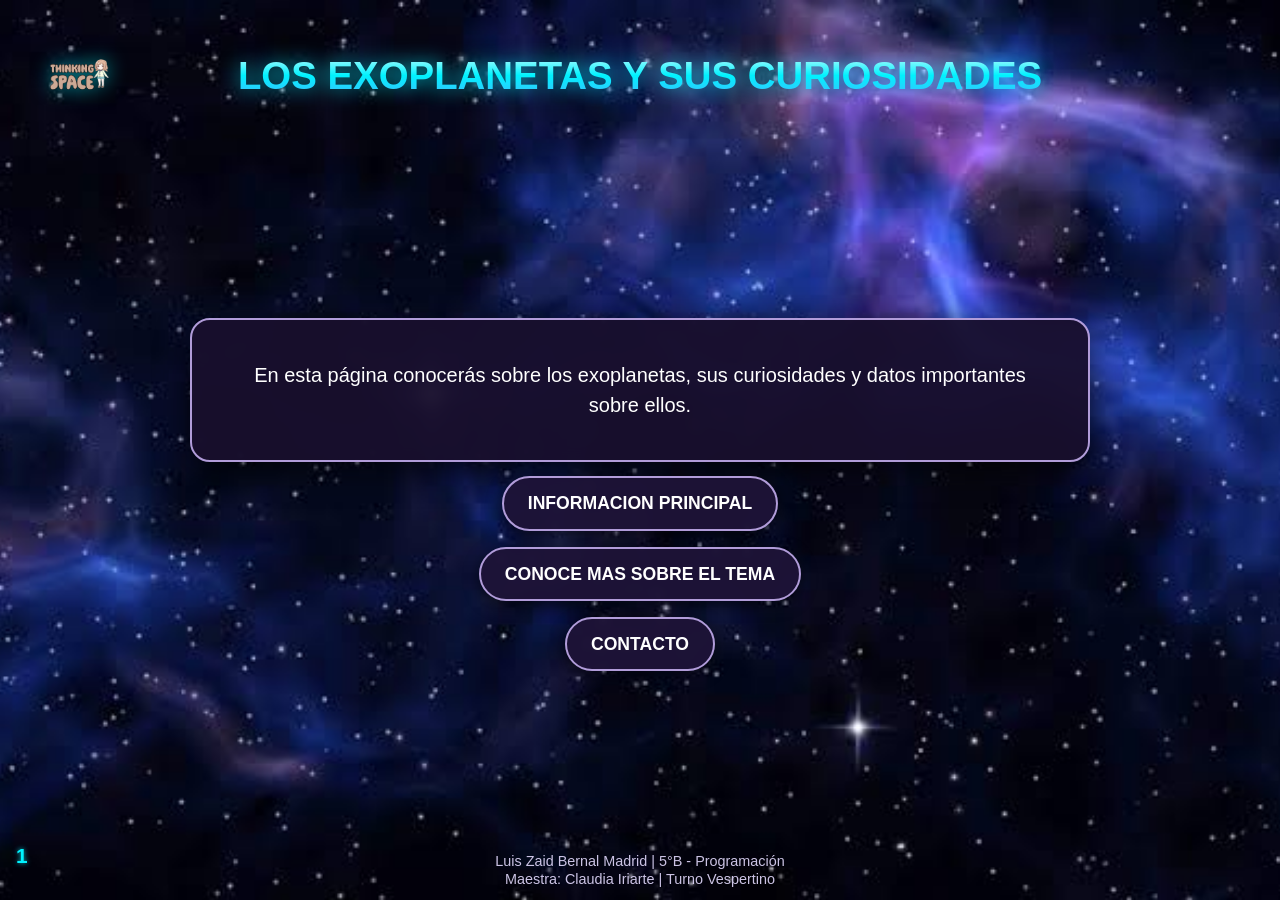
<file: index.html>
<!DOCTYPE html>
<html lang="es">
<head>
    <meta charset="UTF-8">
    <meta name="viewport" content="width=device-width, initial-scale=1.0">
    <title>Los Exoplanetas - Inicio</title>
    <link rel="stylesheet" href="mystyle.css">
</head>
<body id="pagina-exoplanetas">
    <header class="header-wireframe">
        <img src="THINKING.png" alt="Thinking Space Logo" class="logo-img">
        <h1 class="titulo-principal">LOS EXOPLANETAS Y SUS CURIOSIDADES</h1>
    </header>

    <main class="contenedor-principal">
        <div class="caja-informacion">
            <p style="text-align: center; margin-bottom: 0;">
                En esta página conocerás sobre los exoplanetas, sus curiosidades y datos importantes sobre ellos.
            </p>
        </div>

        <div style="display: flex; flex-direction: column; align-items: center; width: 100%; gap: 8px;">
            <a href="informacionprincipal.html" class="btn-navegacion">INFORMACION PRINCIPAL</a>
            <a href="conocemas.html" class="btn-navegacion">CONOCE MAS SOBRE EL TEMA</a>
            <a href="contacto.html" class="btn-navegacion">CONTACTO</a>
        </div>
    </main>

    <footer class="footer-wireframe">
        <span class="numero-pagina">1</span>
        <div class="creditos-footer">
            <p>Luis Zaid Bernal Madrid | 5°B - Programación</p>
            <p>Maestra: Claudia Iriarte | Turno Vespertino</p>
        </div>
    </footer>
</body>
</html>
</file>
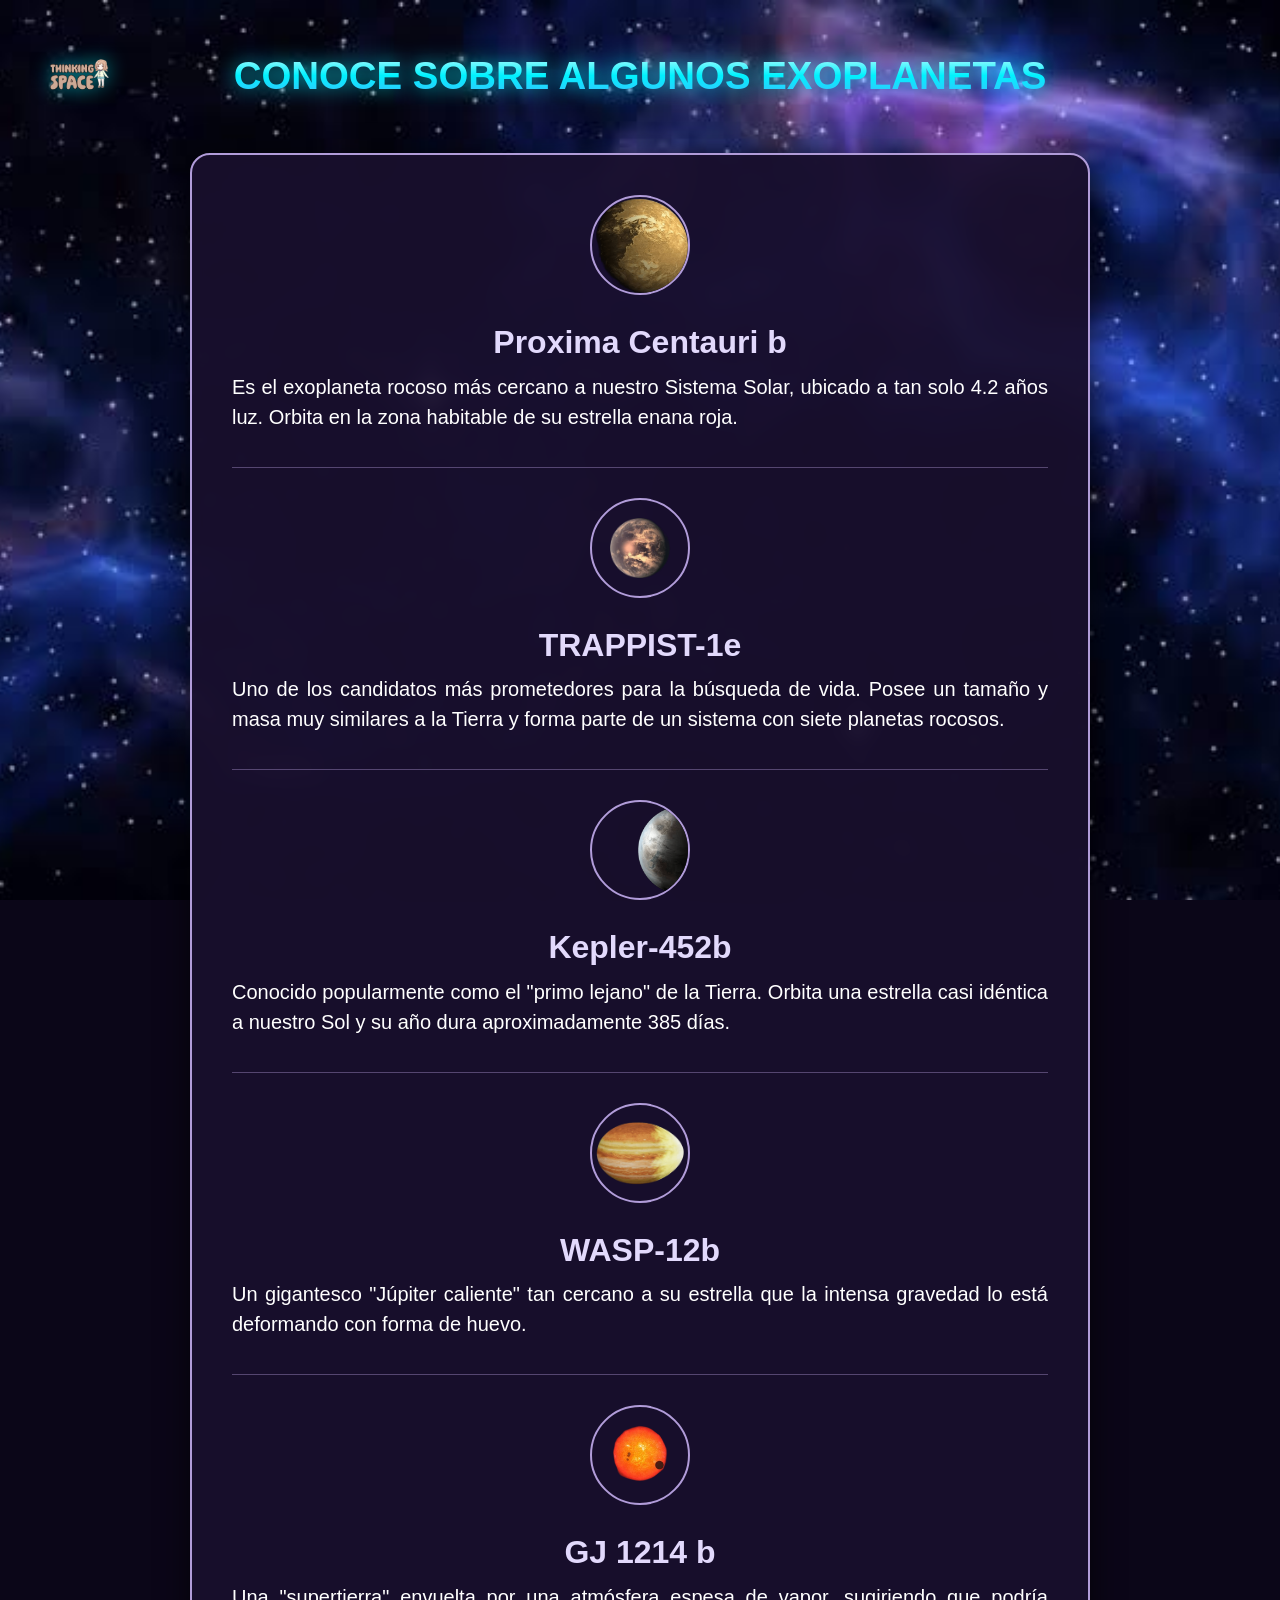
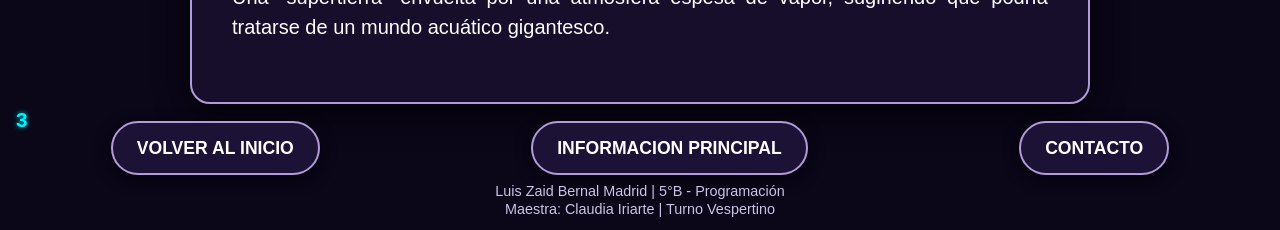
<file: conocemas.html>
<!DOCTYPE html>
<html lang="es">
<head>
    <meta charset="UTF-8">
    <meta name="viewport" content="width=device-width, initial-scale=1.0">
    <title>Conoce sobre algunos exoplanetas</title>
    <link rel="stylesheet" href="mystyle.css">
</head>
<body id="pagina-exoplanetas">
    <header class="header-wireframe">
        <img src="THINKING.png" alt="Thinking Space Logo" class="logo-img">
        <h1 class="titulo-principal">CONOCE SOBRE ALGUNOS EXOPLANETAS</h1>
    </header>

    <main class="contenedor-principal">
        <section class="caja-informacion">
            <div class="exoplaneta">
                <img src="1000211232.png" alt="Proxima Centauri b">
                <h2>Proxima Centauri b</h2>
                <p>Es el exoplaneta rocoso más cercano a nuestro Sistema Solar, ubicado a tan solo 4.2 años luz. Orbita en la zona habitable de su estrella enana roja.</p>
            </div>

            <div class="exoplaneta">
                <img src="1000211233.png" alt="TRAPPIST-1e">
                <h2>TRAPPIST-1e</h2>
                <p>Uno de los candidatos más prometedores para la búsqueda de vida. Posee un tamaño y masa muy similares a la Tierra y forma parte de un sistema con siete planetas rocosos.</p>
            </div>

            <div class="exoplaneta">
                <img src="1000211234.png" alt="Kepler-452b">
                <h2>Kepler-452b</h2>
                <p>Conocido popularmente como el "primo lejano" de la Tierra. Orbita una estrella casi idéntica a nuestro Sol y su año dura aproximadamente 385 días.</p>
            </div>

            <div class="exoplaneta">
                <img src="1000211235.png" alt="WASP-12b">
                <h2>WASP-12b</h2>
                <p>Un gigantesco "Júpiter caliente" tan cercano a su estrella que la intensa gravedad lo está deformando con forma de huevo.</p>
            </div>

            <div class="exoplaneta">
                <img src="1000211236.png" alt="GJ 1214 b">
                <h2>GJ 1214 b</h2>
                <p>Una "supertierra" envuelta por una atmósfera espesa de vapor, sugiriendo que podría tratarse de un mundo acuático gigantesco.</p>
            </div>
        </section>
    </main>

    <footer class="footer-wireframe">
        <span class="numero-pagina">3</span>
        <div class="footer-botones">
            <a href="index.html" class="btn-navegacion">VOLVER AL INICIO</a>
            <a href="informacionprincipal.html" class="btn-navegacion">INFORMACION PRINCIPAL</a>
            <a href="contacto.html" class="btn-navegacion">CONTACTO</a>
        </div>
        <div class="creditos-footer">
            <p>Luis Zaid Bernal Madrid | 5°B - Programación</p>
            <p>Maestra: Claudia Iriarte | Turno Vespertino</p>
        </div>
    </footer>
</body>
</html>
</file>
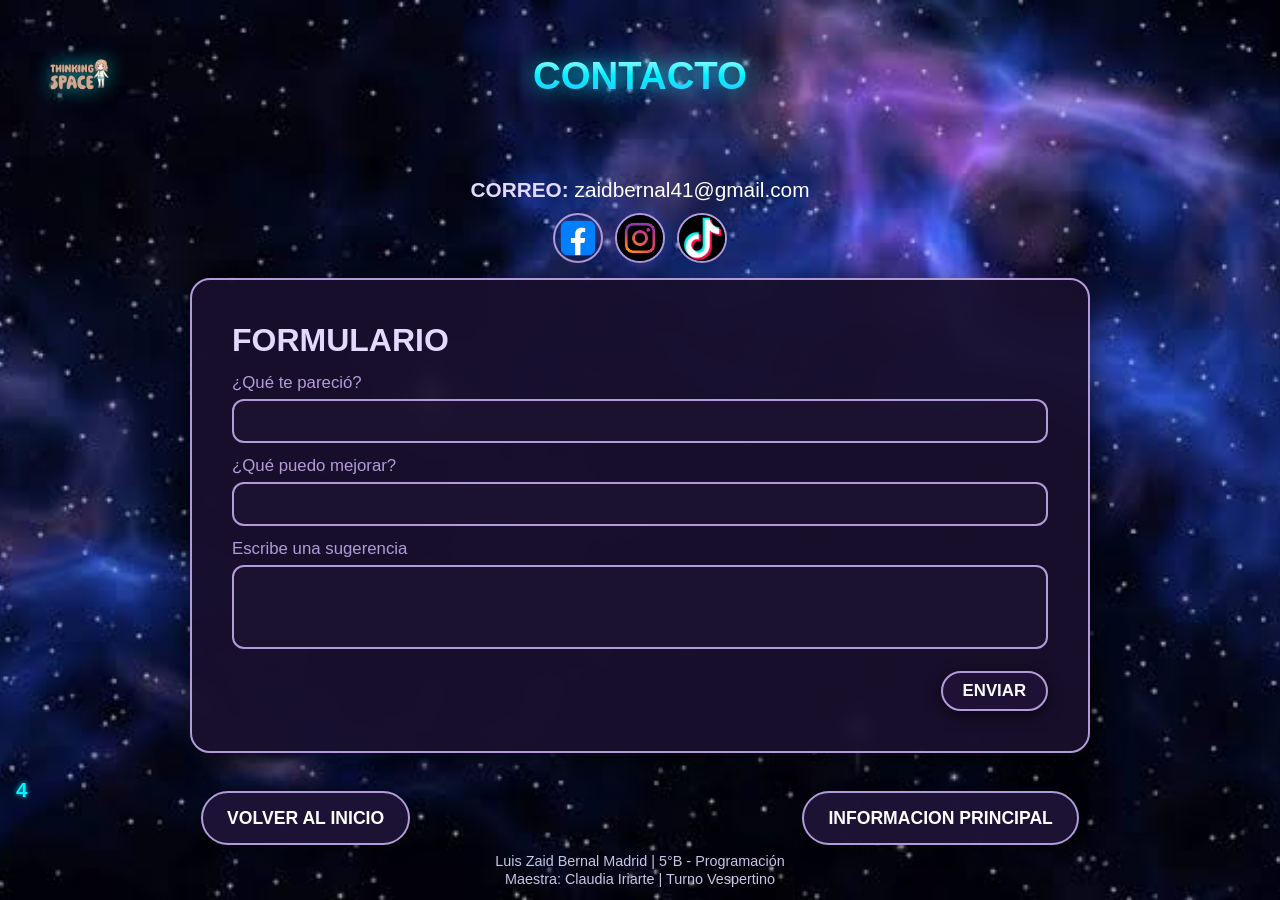
<file: contacto.html>
<!DOCTYPE html>
<html lang="es">
<head>
    <meta charset="UTF-8">
    <meta name="viewport" content="width=device-width, initial-scale=1.0">
    <title>Contacto - Los Exoplanetas</title>
    <link rel="stylesheet" href="mystyle.css">
</head>
<body id="pagina-exoplanetas">
    <header class="header-wireframe">
        <img src="THINKING.png" alt="Thinking Space Logo" class="logo-img">
        <h1 class="titulo-principal">CONTACTO</h1>
    </header>

    <main class="contenedor-principal">
        <div class="contacto-header">
            <div class="vaiven">
                <p class="correo-texto">
                    CORREO: <span>zaidbernal41@gmail.com</span>
                </p>
            </div>

            <div class="redes-sociales">
                <a href="#"><img src="IMG_90a5ce89-5f55-4415-861d-1ed1209e0d0f.png" alt="Facebook"></a>
                <a href="#"><img src="IMG_6c21ea9c-c793-4639-9ead-480b073c85de.jpg" alt="Instagram"></a>
                <a href="#"><img src="IMG_c4da9e99-0c27-415f-8ae2-a295ce5506c8_edit_764120612528196.png" alt="TikTok"></a>
            </div>
        </div>

        <section class="caja-informacion caja-formulario">
            <div class="vaiven">
                <h2>FORMULARIO</h2>
            </div>

            <form onsubmit="event.preventDefault(); alert('¡Formulario enviado con éxito!');" class="formulario-contacto">
                <div class="campo-grupo">
                    <label for="pareci">¿Qué te pareció?</label>
                    <input type="text" id="pareci" required class="input-estilo">
                </div>

                <div class="campo-grupo">
                    <label for="mejorar">¿Qué puedo mejorar?</label>
                    <input type="text" id="mejorar" required class="input-estilo">
                </div>

                <div class="campo-grupo">
                    <label for="sugerencia">Escribe una sugerencia</label>
                    <textarea id="sugerencia" rows="3" required class="input-estilo textarea-estilo"></textarea>
                </div>

                <div class="boton-contenedor">
                    <button type="submit" class="btn-navegacion btn-enviar">ENVIAR</button>
                </div>
            </form>
        </section>
    </main>

    <footer class="footer-wireframe">
        <span class="numero-pagina">4</span>
        <div class="footer-botones">
            <a href="index.html" class="btn-navegacion">VOLVER AL INICIO</a>
            <a href="informacionprincipal.html" class="btn-navegacion">INFORMACION PRINCIPAL</a>
        </div>
        <div class="creditos-footer">
            <p>Luis Zaid Bernal Madrid | 5°B - Programación</p>
            <p>Maestra: Claudia Iriarte | Turno Vespertino</p>
        </div>
    </footer>
</body>
</html>
</file>
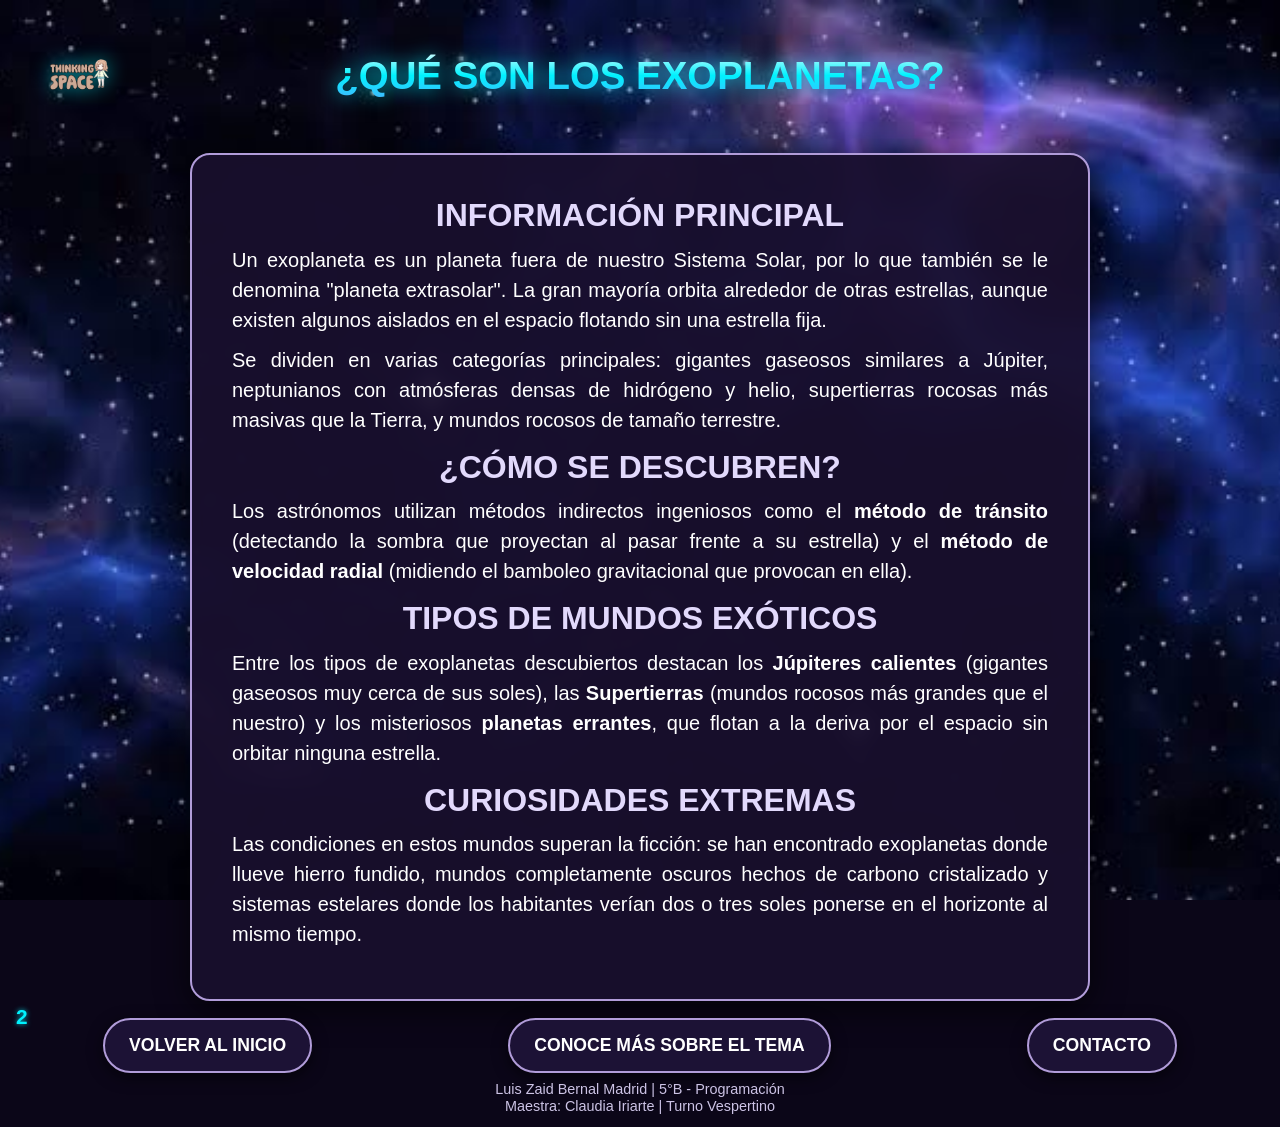
<file: informacionprincipal.html>
<!DOCTYPE html>
<html lang="es">
<head>
    <meta charset="UTF-8">
    <meta name="viewport" content="width=device-width, initial-scale=1.0">
    <title>La presentación - Los Exoplanetas</title>
    <link rel="stylesheet" href="mystyle.css">
</head>
<body id="pagina-exoplanetas">
    <header class="header-wireframe">
        <img src="THINKING.png" alt="Thinking Space Logo" class="logo-img">
        <h1 class="titulo-principal">¿QUÉ SON LOS EXOPLANETAS?</h1>
    </header>

    <main class="contenedor-principal">
        <section class="caja-informacion">
            <h2>INFORMACIÓN PRINCIPAL</h2>
            <p>Un exoplaneta es un planeta fuera de nuestro Sistema Solar, por lo que también se le denomina "planeta extrasolar". La gran mayoría orbita alrededor de otras estrellas, aunque existen algunos aislados en el espacio flotando sin una estrella fija.</p>
            <p>Se dividen en varias categorías principales: gigantes gaseosos similares a Júpiter, neptunianos con atmósferas densas de hidrógeno y helio, supertierras rocosas más masivas que la Tierra, y mundos rocosos de tamaño terrestre.</p>

            <h2>¿CÓMO SE DESCUBREN?</h2>
            <p>Los astrónomos utilizan métodos indirectos ingeniosos como el <strong>método de tránsito</strong> (detectando la sombra que proyectan al pasar frente a su estrella) y el <strong>método de velocidad radial</strong> (midiendo el bamboleo gravitacional que provocan en ella).</p>

            <h2>TIPOS DE MUNDOS EXÓTICOS</h2>
            <p>Entre los tipos de exoplanetas descubiertos destacan los <strong>Júpiteres calientes</strong> (gigantes gaseosos muy cerca de sus soles), las <strong>Supertierras</strong> (mundos rocosos más grandes que el nuestro) y los misteriosos <strong>planetas errantes</strong>, que flotan a la deriva por el espacio sin orbitar ninguna estrella.</p>

            <h2>CURIOSIDADES EXTREMAS</h2>
            <p>Las condiciones en estos mundos superan la ficción: se han encontrado exoplanetas donde llueve hierro fundido, mundos completamente oscuros hechos de carbono cristalizado y sistemas estelares donde los habitantes verían dos o tres soles ponerse en el horizonte al mismo tiempo.</p>
        </section>
    </main>

    <footer class="footer-wireframe">
        <span class="numero-pagina">2</span>
        <div class="footer-botones">
            <a href="index.html" class="btn-navegacion">VOLVER AL INICIO</a>
            <a href="conocemas.html" class="btn-navegacion">CONOCE MÁS SOBRE EL TEMA</a>
            <a href="contacto.html" class="btn-navegacion">CONTACTO</a>
        </div>
        <div class="creditos-footer">
            <p>Luis Zaid Bernal Madrid | 5°B - Programación</p>
            <p>Maestra: Claudia Iriarte | Turno Vespertino</p>
        </div>
    </footer>
</body>
</html>
</file>
<file: mystyle.css>
* {
    box-sizing: border-box;
    margin: 0;
    padding: 0;
}

img {
    max-width: 100%;
    height: auto;
}

p, h1, h2, label {
    overflow-wrap: break-word;
}

html {
    -webkit-text-size-adjust: 100%;
}

body {
    line-height: 1.5;
    padding: 8px;
    background-color: #0b0618; /* color de respaldo mientras carga la imagen */
    color: #ffffff;
    min-height: 100vh;
    min-height: 100dvh; /* altura real en celulares */
    display: flex;
    flex-direction: column;
    justify-content: space-between;
    align-items: center;
    text-align: center;
    font-family: sans-serif;
    overflow-x: hidden;
}

body::before {
    content: "";
    position: fixed;
    inset: 0;
    background: url('images.jpeg') no-repeat center center;
    background-size: cover;
    z-index: -1;
}

.header-wireframe {
    display: flex;
    flex-direction: column;
    align-items: center;
    justify-content: center;
    width: 100%;
    margin-bottom: 10px;
    padding-top: 5px;
}

.logo-img {
    height: 60px;
    width: 60px;
    margin-bottom: 5px;
    object-fit: contain;
    filter: drop-shadow(0 0 10px rgba(0, 242, 254, 0.6));
}

.titulo-principal {
    font-size: 1.3rem;
    font-family: 'Arial Black', Gadget, sans-serif;
    font-weight: 900;
    text-transform: uppercase;
    text-align: center;
    background: linear-gradient(180deg, #ffffff 0%, #00f2fe 50%, #4facfe 100%);
    -webkit-background-clip: text;
    background-clip: text;
    -webkit-text-fill-color: transparent;
    filter: drop-shadow(0px 0px 10px rgba(0, 242, 254, 0.8));
    width: 100%;
    padding: 0 5px;
}

.contenedor-principal {
    display: flex;
    flex-direction: column;
    justify-content: center;
    align-items: center;
    flex-grow: 1;
    width: 100%;
    max-width: 100%;
    margin: 5px 0;
    gap: 10px;
}

.caja-informacion {
    background-color: rgba(25, 15, 45, 0.95);
    border: 2px solid #b19cd9;
    border-radius: 20px;
    padding: 18px 12px;
    text-align: center;
    margin: 0;
    width: 98%;
    max-width: 98%;
    backdrop-filter: blur(8px);
    -webkit-backdrop-filter: blur(8px);
    box-shadow: 0 8px 32px 0 rgba(0, 0, 0, 0.7);
}

.caja-informacion h2 {
    font-size: 1.35rem;
    color: #e2d9fc;
    line-height: 1.3;
    margin-top: 12px;
    margin-bottom: 8px;
}

.caja-informacion h2:first-child {
    margin-top: 0;
}

.caja-informacion p {
    font-size: 1.1rem;
    color: #ffffff;
    margin-bottom: 10px;
    text-align: left; 
    line-height: 1.5;
}


.contacto-header {
    display: flex;
    flex-direction: column;
    align-items: center;
    gap: 8px;
    width: 100%;
    margin-bottom: 5px;
}

.vaiven {
    width: 100%;
    overflow: hidden;
}

.vaiven > * {
    display: inline-block;
    position: relative;
    white-space: nowrap;
    animation: vaiven 8s linear infinite alternate;
}

@keyframes vaiven {
    from {
        left: 0;
        transform: translateX(0);
    }
    to {
        left: 100%;
        transform: translateX(-100%);
    }
}

@media (prefers-reduced-motion: reduce) {
    .vaiven > * {
        animation: none;
        left: 0;
        transform: none;
    }
}

.correo-texto {
    font-size: 1.05rem;
    font-weight: bold;
    color: #e2d9fc;
    margin: 0;
}

.correo-texto span {
    font-weight: normal;
    color: #ffffff;
}

.redes-sociales {
    display: flex;
    gap: 12px;
    align-items: center;
    justify-content: center;
}

.redes-sociales a {
    display: inline-block;
    width: 38px;
    height: 38px;
    border-radius: 50%;
    overflow: hidden;
    border: 2px solid #b19cd9;
}

.redes-sociales img {
    width: 100%;
    height: 100%;
    object-fit: cover;
}

.caja-formulario {
    text-align: left;
}

.caja-formulario .vaiven h2 {
    white-space: nowrap;
}

.formulario-contacto {
    display: flex;
    flex-direction: column;
    gap: 10px;
    width: 100%;
}

.campo-grupo label {
    font-size: 1.05rem;
    color: #b19cd9;
    display: block;
    margin-bottom: 4px;
}

.input-estilo {
    width: 100%;
    padding: 10px 12px;
    border-radius: 12px;
    border: 2px solid #b19cd9;
    background: rgba(30, 20, 50, 0.6);
    color: white;
    outline: none;
    font-size: 1.05rem;
    font-family: inherit;
}

.input-estilo:focus {
    border-color: #00f2fe;
    box-shadow: 0 0 10px rgba(0, 242, 254, 0.5);
}

.textarea-estilo {
    resize: none;
    border-radius: 12px;
}

.boton-contenedor {
    text-align: right;
    margin-top: 5px;
}

.btn-enviar {
    width: auto !important;
    padding: 8px 20px !important;
    font-size: 1.05rem !important;
    margin: 0 !important;
    cursor: pointer;
}

.exoplaneta {
    display: flex;
    flex-direction: column;
    align-items: center;
    margin-bottom: 30px;
    border-bottom: 1px solid rgba(177, 156, 217, 0.4);
    padding-bottom: 25px;
}

.exoplaneta:last-child {
    margin-bottom: 10px;
    border-bottom: none;
    padding-bottom: 0;
}

.exoplaneta img {
    width: 100px;
    height: 100px;
    border-radius: 50%;
    object-fit: cover;
    border: 2px solid #b19cd9;
    margin-bottom: 15px;
}


.btn-navegacion {
    display: inline-block;
    background-color: rgba(30, 20, 55, 0.95);
    color: #ffffff;
    border: 2px solid #b19cd9;
    padding: 10px 15px;
    margin: 4px auto;
    border-radius: 30px;
    text-decoration: none;
    font-weight: bold;
    font-size: 1rem;
    width: 98%;
    max-width: 98%;
    text-align: center;
    box-shadow: 0 4px 15px rgba(0, 0, 0, 0.6);
    backdrop-filter: blur(4px);
    -webkit-backdrop-filter: blur(4px);
    transition: all 0.3s ease;
}

.btn-navegacion:hover,
.btn-navegacion:focus-visible {
    background-color: rgba(79, 172, 254, 0.4);
    border-color: #00f2fe;
    box-shadow: 0 0 15px rgba(0, 242, 254, 0.6);
}

.footer-wireframe {
    position: relative;
    display: flex;
    flex-direction: column;
    align-items: center;
    gap: 4px;
    padding: 8px 0 4px 0;
    width: 100%;
}

.numero-pagina {
    position: absolute;
    top: -5px;
    left: 8px;
    font-size: 1.3rem;
    font-weight: bold;
    color: #00f2fe;
    font-family: 'Arial Black', sans-serif;
    text-shadow: 0 0 5px rgba(0, 242, 254, 0.8);
}

.footer-botones {
    display: flex;
    flex-direction: column;
    justify-content: center;
    align-items: center;
    gap: 6px;
    width: 100%;
}

.creditos-footer {
    font-size: 0.75rem;
    color: #e2d9fc;
    text-align: center;
    opacity: 0.9;
    line-height: 1.2;
    padding: 0 5px;
}

.creditos-footer p {
    margin: 0;
}

@media (min-width: 768px) {
    .header-wireframe {
        flex-direction: row;
        justify-content: center;
        align-items: center;
        height: 130px;
        position: relative;
    }

    .logo-img {
        height: 110px;
        width: 110px;
        position: absolute;
        top: 50%;
        left: 20px;
        transform: translateY(-50%);
        margin-bottom: 0;
    }

    .titulo-principal {
        font-size: 2.4rem;
        text-align: center;
        margin-top: 0;
        padding: 0 140px;
    }

    .contenedor-principal {
        max-width: 1100px;
    }

    .caja-informacion {
        max-width: 900px;
        width: 100%;
        margin: 0 auto;
        padding: 40px;
    }

    .caja-informacion h2 {
        font-size: 2rem;
    }

    .caja-informacion p {
        font-size: 1.25rem;
        text-align: justify;
    }

    .correo-texto {
        font-size: 1.3rem;
    }

    .redes-sociales a {
        width: 50px;
        height: 50px;
    }

    .creditos-footer {
        font-size: 0.9rem;
    }

    .footer-botones {
        flex-direction: row;
    }

    .btn-navegacion {
        width: auto;
        max-width: 350px;
        padding: 12px 24px;
        font-size: 1.1rem;
    }
}
</file>
